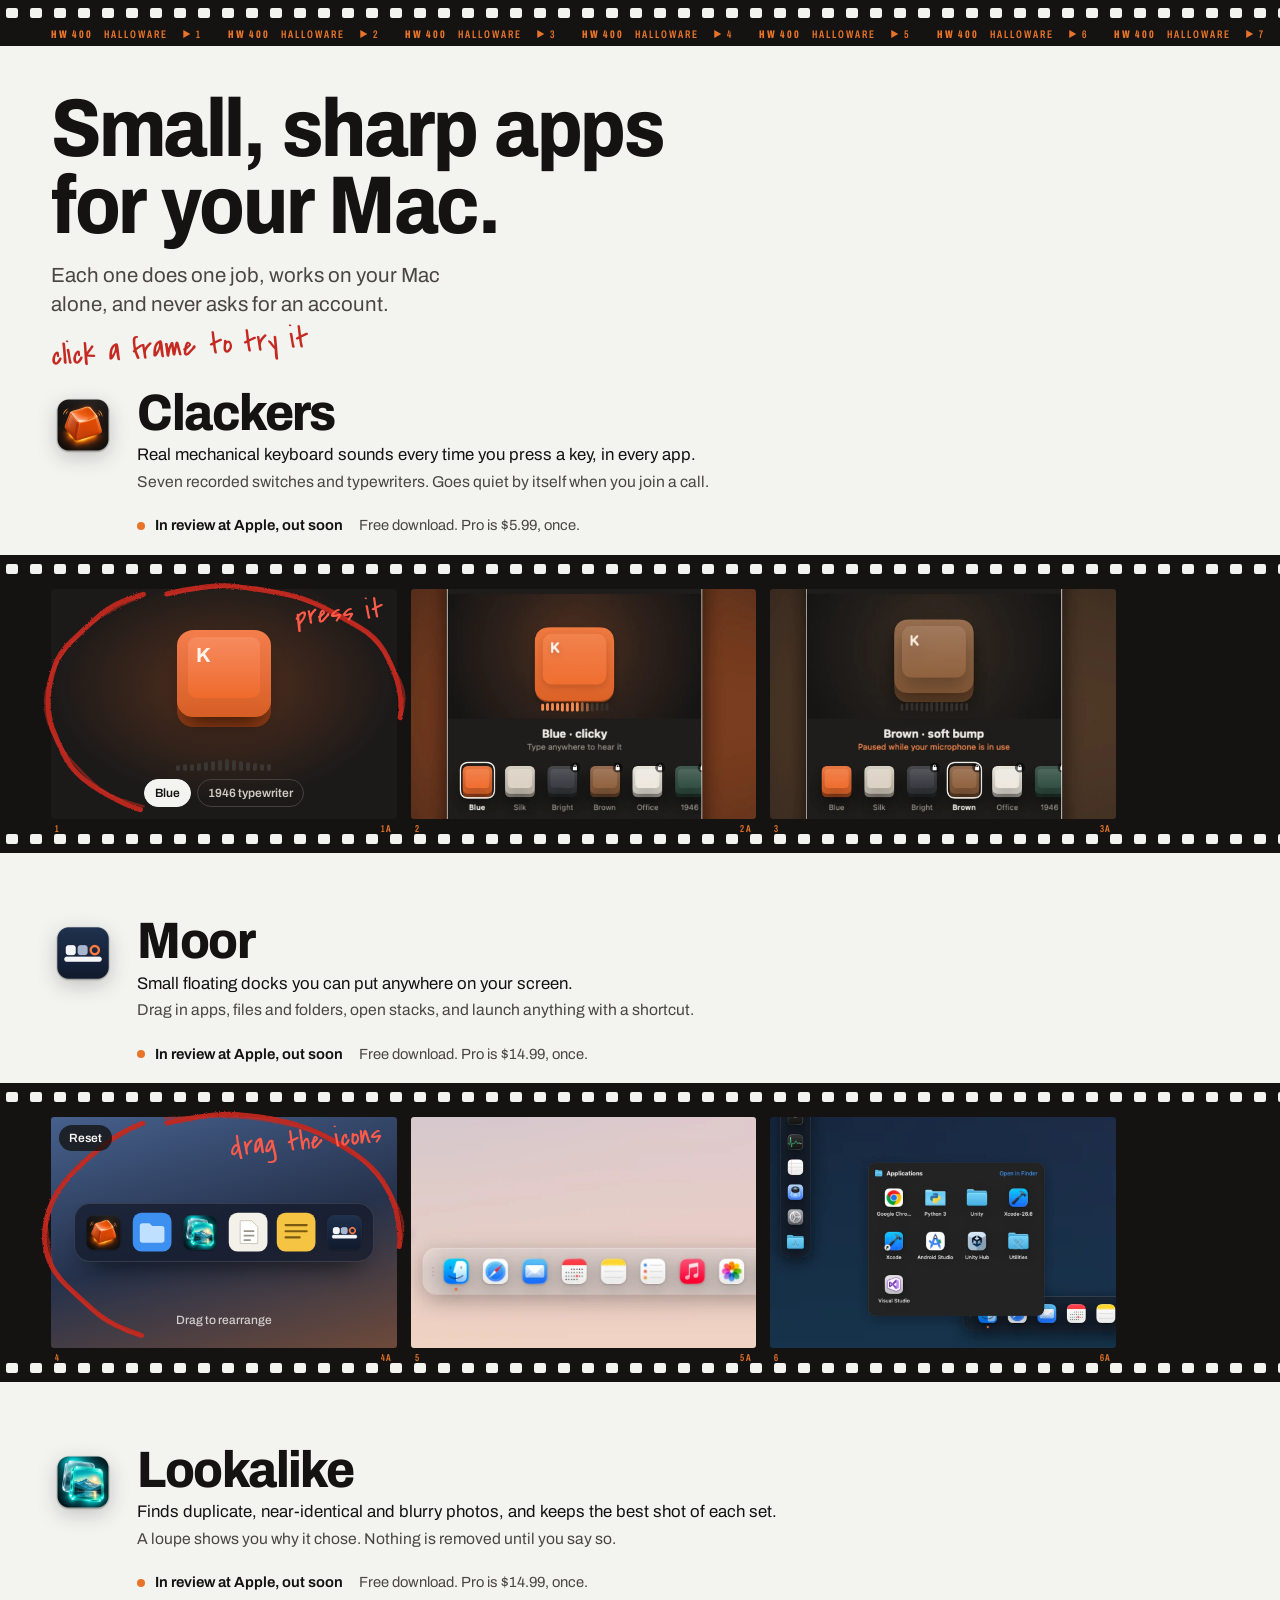
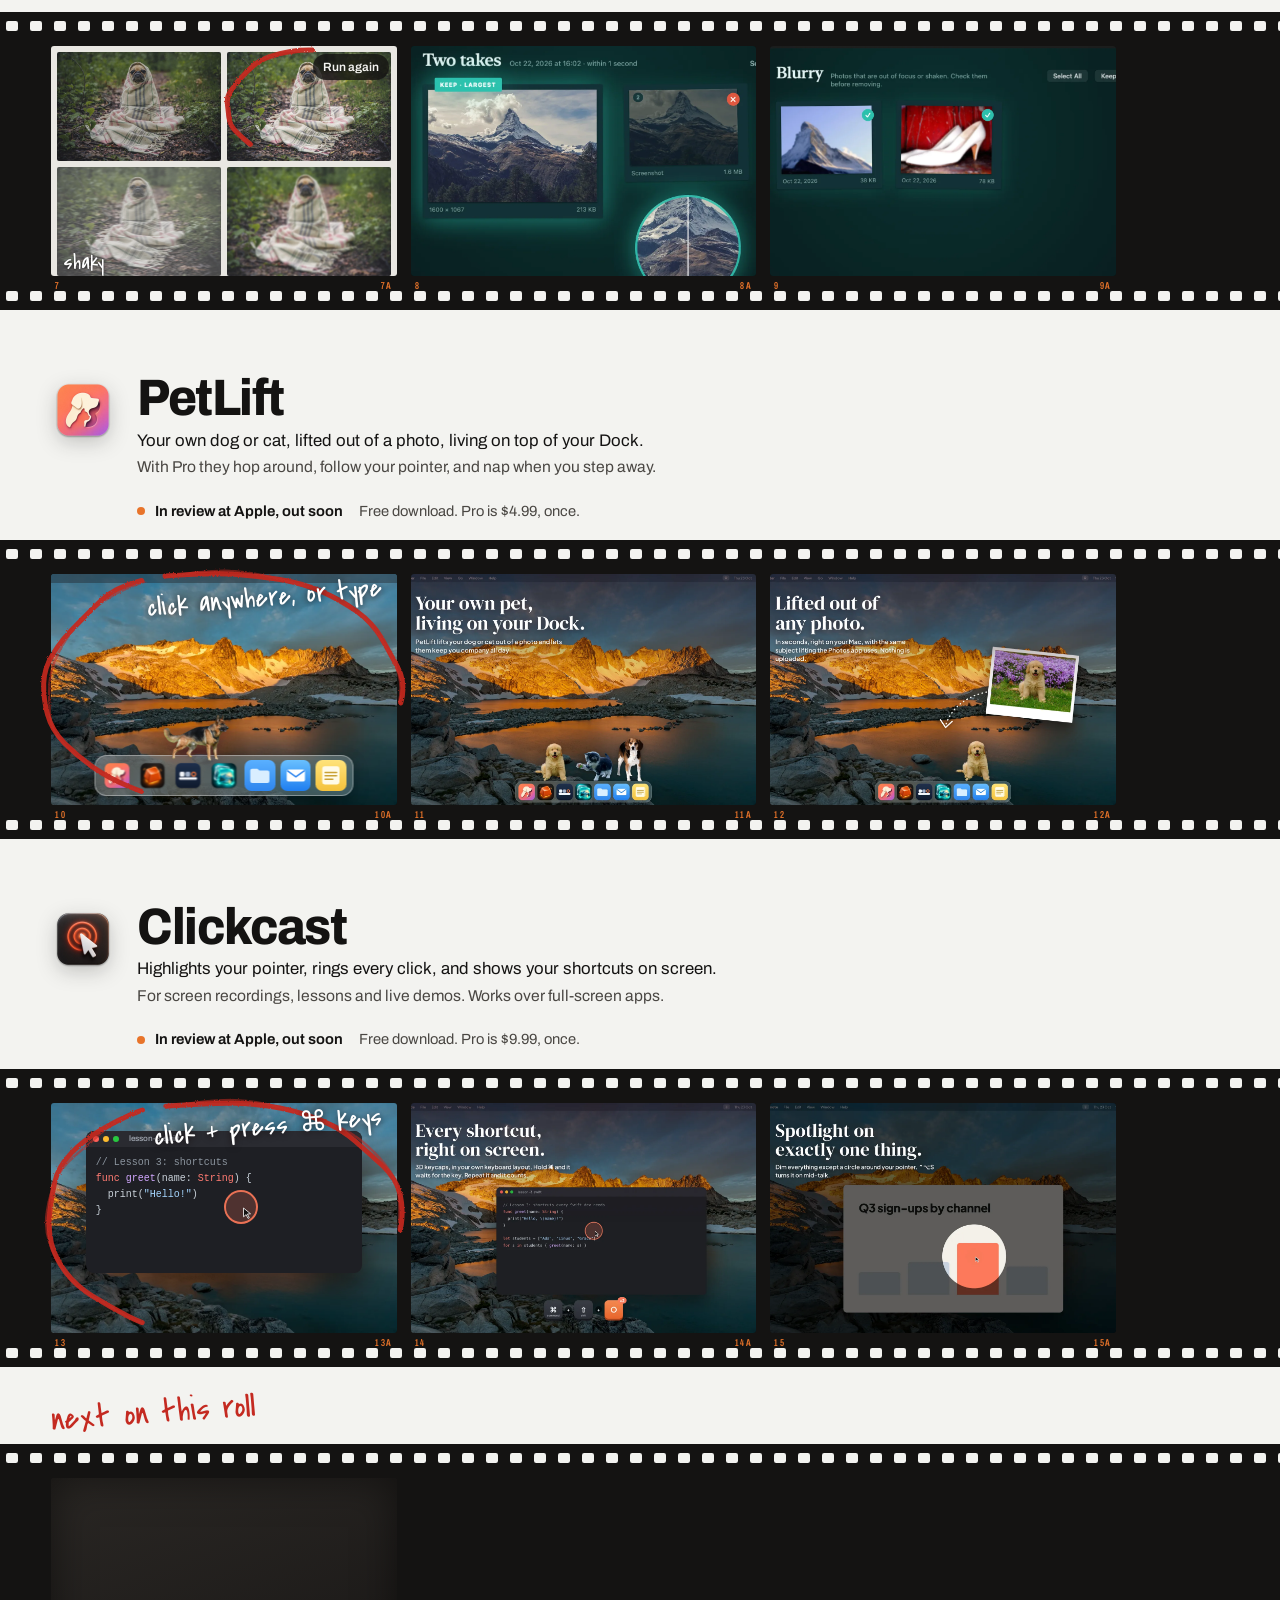
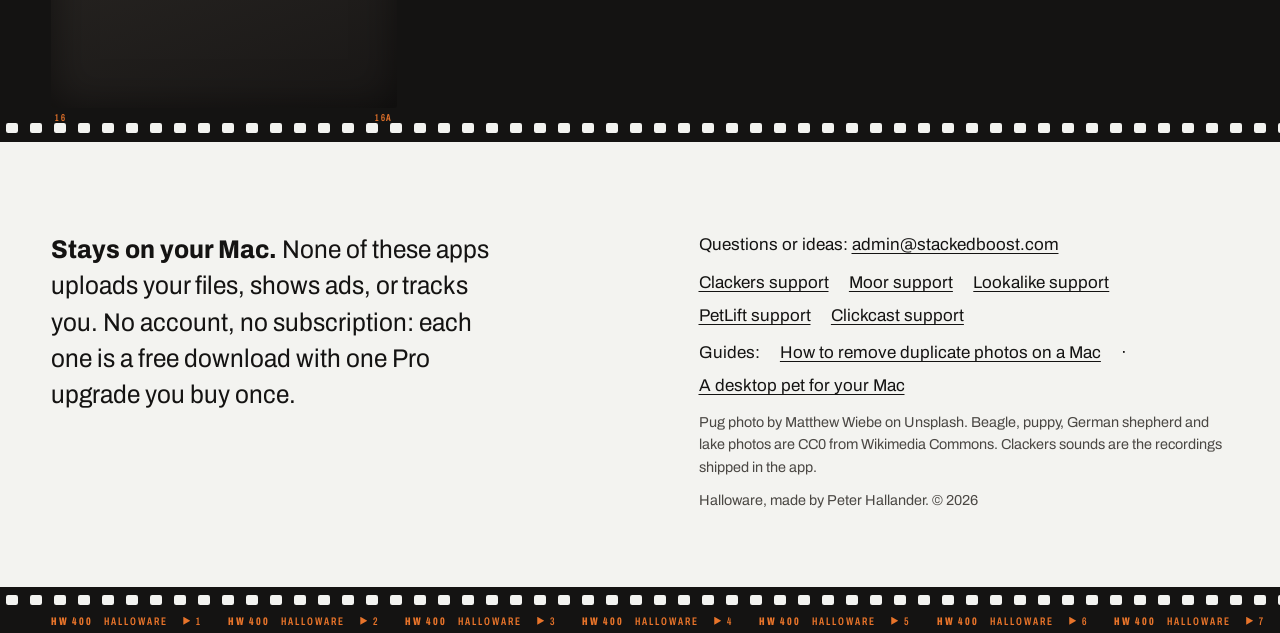
<file: index.html>
<!doctype html>
<html lang="en">
<head>
<meta charset="utf-8">
<meta name="viewport" content="width=device-width,initial-scale=1">
<title>Halloware: small, sharp apps for your Mac</title>
<meta name="description" content="Clackers, Moor and Lookalike: small Mac apps that each do one job, stay on your Mac, and never ask for an account. Try each one right on this page.">
<meta name="theme-color" content="#141312">
<meta property="og:title" content="Small, sharp apps for your Mac">
<meta property="og:description" content="Clackers, Moor and Lookalike. Try each one right on the page.">
<meta property="og:image" content="assets/og.png">
<link rel="icon" href="assets/icons/clackers-180.png">
<link rel="preload" href="assets/fonts/archivo.woff2" as="font" type="font/woff2" crossorigin>
<link rel="stylesheet" href="styles.css?v=202610241402">
</head>
<body>
<header class="rebate rebate--top" aria-hidden="true">
  <span class="edge" data-edge></span>
</header>

<main>
  <section class="intro" aria-labelledby="title">
    <h1 id="title">Small, sharp apps<br>for your Mac.</h1>
    <p class="promise">Each one does one job, works on your Mac alone, and never asks for an account.</p>
    <p class="grease grease--hint" aria-hidden="true">touch a frame to try it</p>
  </section>

  <div id="roll"></div>

  <section class="unexposed" aria-labelledby="next-title">
    <h2 id="next-title" class="sr-only">More apps coming</h2>
    <div class="strip strip--blank" id="blank"></div>
    <p class="grease grease--next" aria-hidden="true">next on this roll</p>
  </section>
</main>

<footer class="margin">
  <div class="margin__cols">
    <p class="margin__lead"><strong>Stays on your Mac.</strong> None of these apps uploads your files, shows ads, or tracks you. No account, no subscription: each one is a free download with one Pro upgrade you buy once.</p>
    <div class="margin__meta">
      <p>Questions or ideas: <a data-email></a></p>
      <p class="support-links" data-support></p>
      <p class="support-links">Guides: <a href="remove-duplicate-photos-mac/">How to remove duplicate photos on a Mac</a> · <a href="desktop-pet-mac/">A desktop pet for your Mac</a></p>
      <p class="credit">Pug photo by Matthew Wiebe on Unsplash. Beagle, puppy, German shepherd and lake photos are CC0 from Wikimedia Commons. Clackers sounds are the recordings shipped in the app.</p>
      <p class="credit"><span data-studio></span>, made by <span data-owner></span>. © 2026</p>
    </div>
  </div>
</footer>
<div class="rebate rebate--bottom" aria-hidden="true"><span class="edge" data-edge></span></div>

<div class="loupe" aria-hidden="true"></div>
<svg width="0" height="0" style="position:absolute" aria-hidden="true"><filter id="wax"><feTurbulence type="fractalNoise" baseFrequency="1.4" numOctaves="2" seed="4" result="n"/><feDisplacementMap in="SourceGraphic" in2="n" scale="2.6"/></filter></svg>

<script src="apps.js?v=202610241402"></script>
<script src="demos.js?v=202610241402"></script>
<script src="main.js?v=202610241402"></script>
<!-- send-to-mac: phone visitors get a way to send this page to their Mac -->
<div id="stm" hidden role="region" aria-label="Send this page to your Mac">
  <p><strong>On your phone?</strong> These are Mac apps. Send the link to yourself and open it on your Mac.</p>
  <div class="stm-row">
    <a id="stm-mail" class="stm-btn">Email me the link</a>
    <button id="stm-share" class="stm-btn stm-alt" type="button" hidden>Share…</button>
    <button id="stm-x" class="stm-x" type="button" aria-label="Close">×</button>
  </div>
</div>
<style>
#stm{position:fixed;left:12px;right:12px;bottom:calc(12px + env(safe-area-inset-bottom,0px));z-index:9999;background:#fff;color:#1d2422;border:1px solid rgba(0,0,0,.12);border-radius:16px;box-shadow:0 10px 30px rgba(0,0,0,.18);padding:14px 16px;font:15px/1.4 inherit;font-family:inherit}
#stm p{margin:0 28px 10px 0}
#stm .stm-row{display:flex;gap:8px;align-items:center;flex-wrap:wrap}
#stm .stm-btn{display:inline-flex;align-items:center;min-height:44px;padding:0 16px;border-radius:12px;background:#1d2422;color:#fff;font:inherit;font-weight:600;text-decoration:none;border:0;cursor:pointer}
#stm .stm-alt{background:transparent;color:#1d2422;border:1px solid rgba(0,0,0,.2)}
#stm .stm-x{position:absolute;top:6px;right:6px;width:44px;height:44px;border:0;background:none;font-size:24px;color:#5b6578;cursor:pointer}
@media (prefers-color-scheme:dark){#stm{background:#1c1f1e;color:#f1f1ee;border-color:rgba(255,255,255,.15)}#stm .stm-btn{background:#f1f1ee;color:#141312}#stm .stm-alt{background:transparent;color:#f1f1ee;border-color:rgba(255,255,255,.3)}#stm .stm-x{color:#b5b9b6}}
</style>
<script>
(function(){
  var phone = /iPhone|iPod|Android.*Mobile|Mobile.*Android/i.test(navigator.userAgent) || (matchMedia('(pointer:coarse)').matches && innerWidth < 820);
  if (!phone) return;
  try { if (sessionStorage.getItem('stm-closed')) return; } catch (e) {}
  var el = document.getElementById('stm'), url = location.origin + location.pathname, t = document.title;
  var mail = document.getElementById('stm-mail');
  mail.href = 'mailto:?subject=' + encodeURIComponent('Open on my Mac: ' + t) + '&body=' + encodeURIComponent(t + '\n' + url);
  var sh = document.getElementById('stm-share');
  if (navigator.share) { sh.hidden = false; sh.onclick = function(){ navigator.share({ title: t, url: url }).catch(function(){}); }; }
  document.getElementById('stm-x').onclick = function(){ el.hidden = true; try { sessionStorage.setItem('stm-closed', '1'); } catch (e) {} };
  setTimeout(function(){ el.hidden = false; }, 1500);
})();
</script>
<!-- /send-to-mac -->

</body>
</html>
</file>
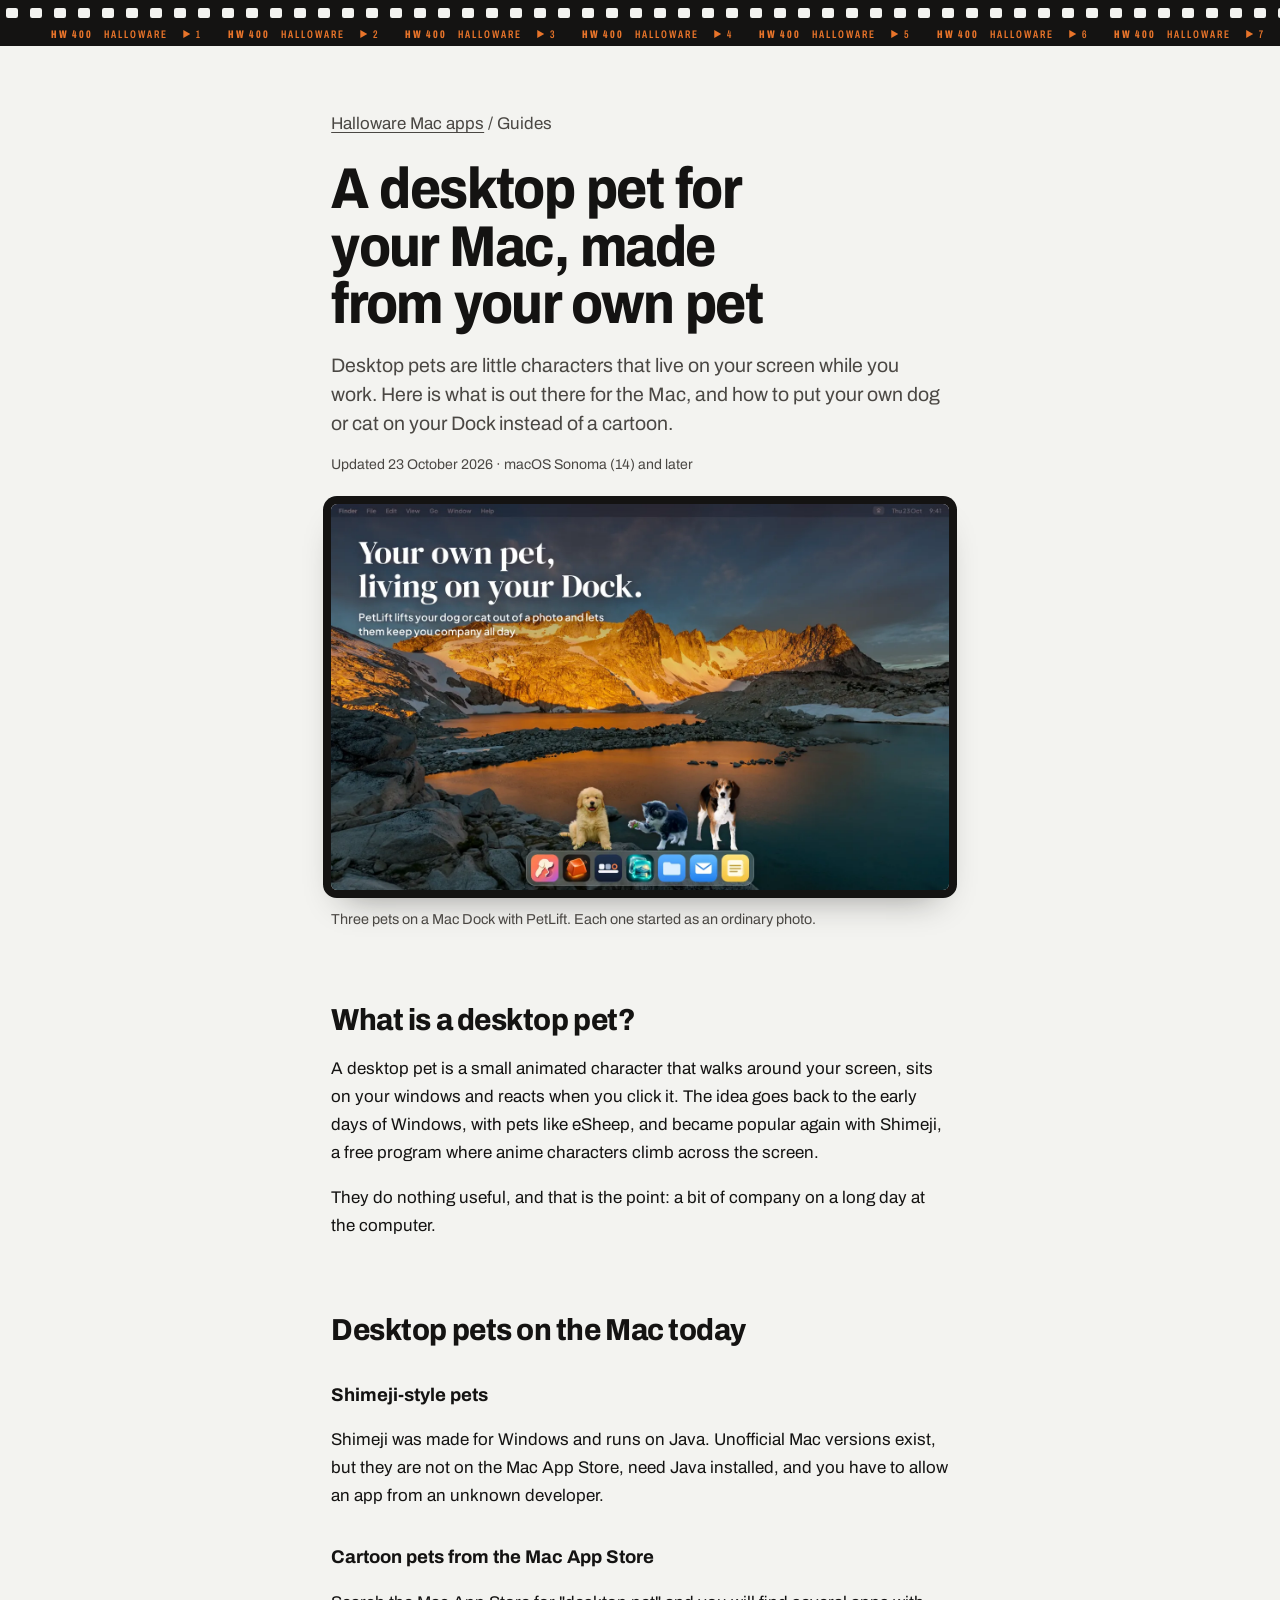
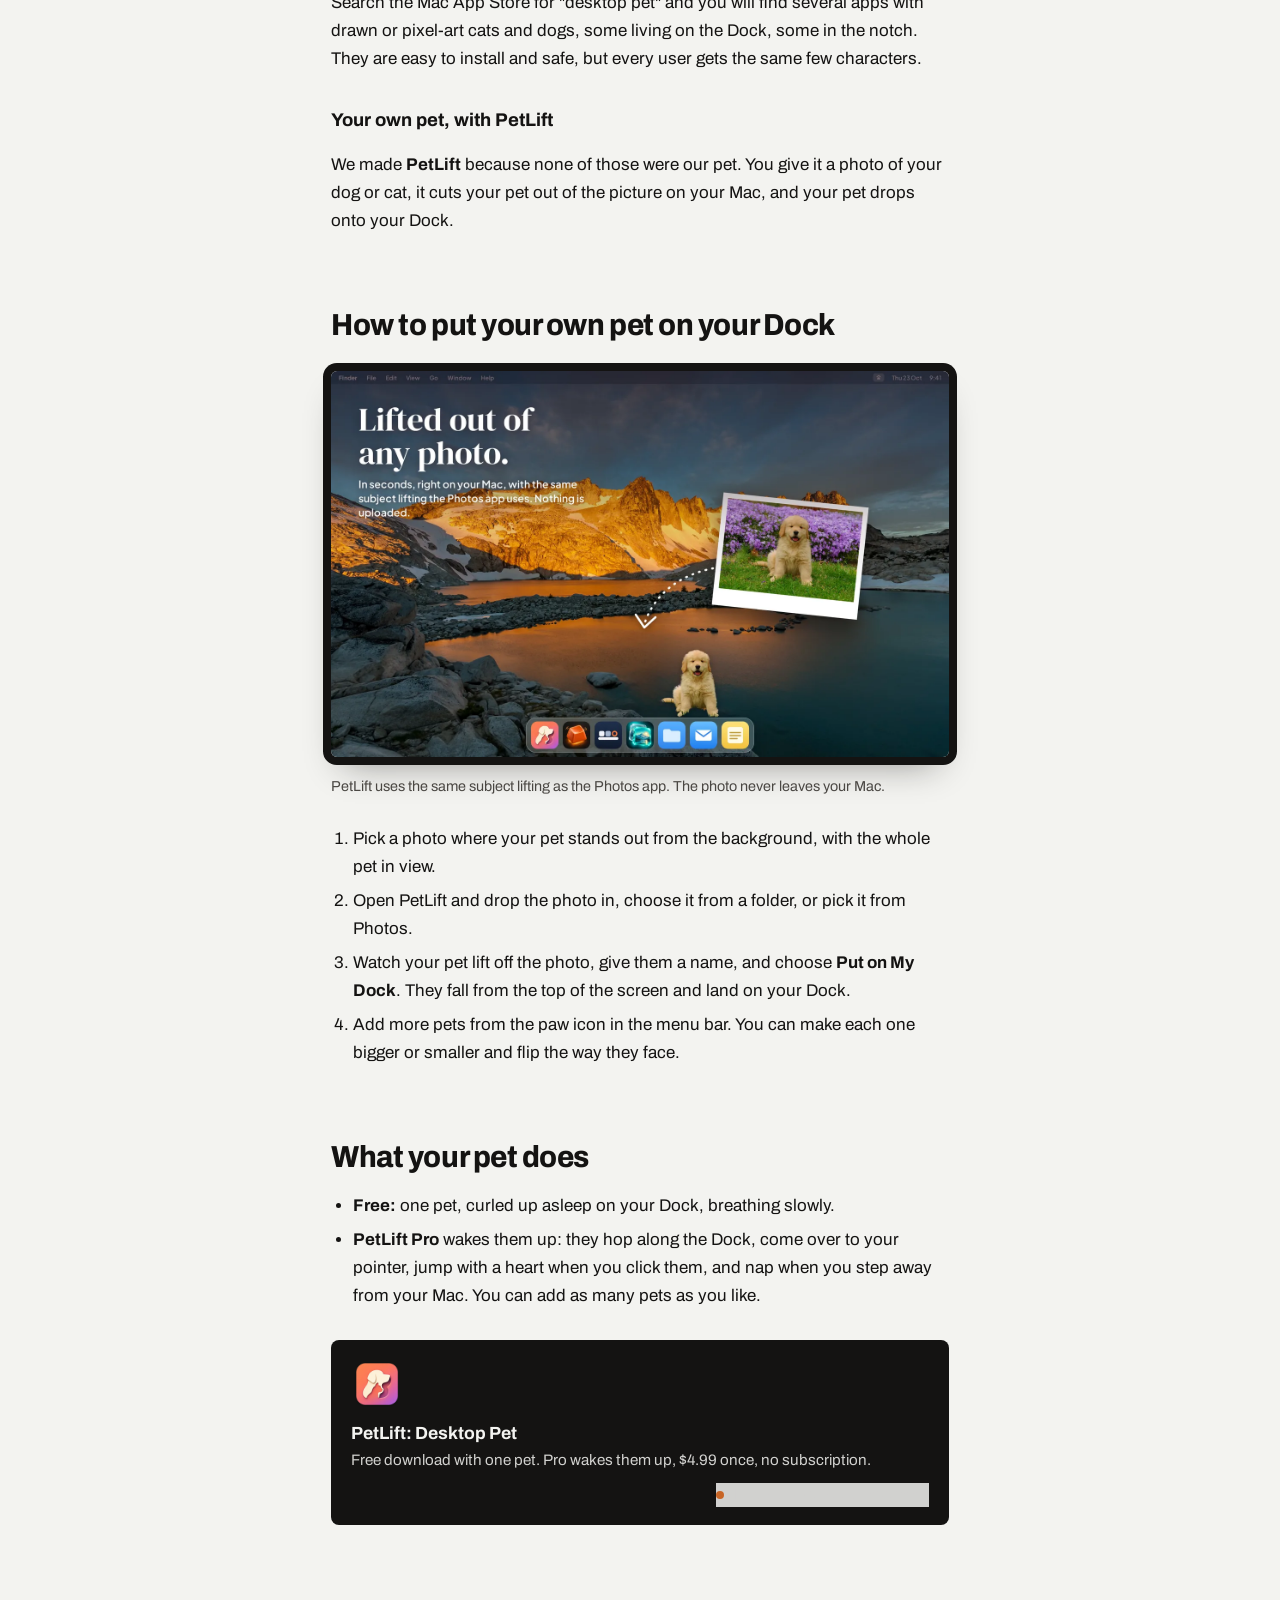
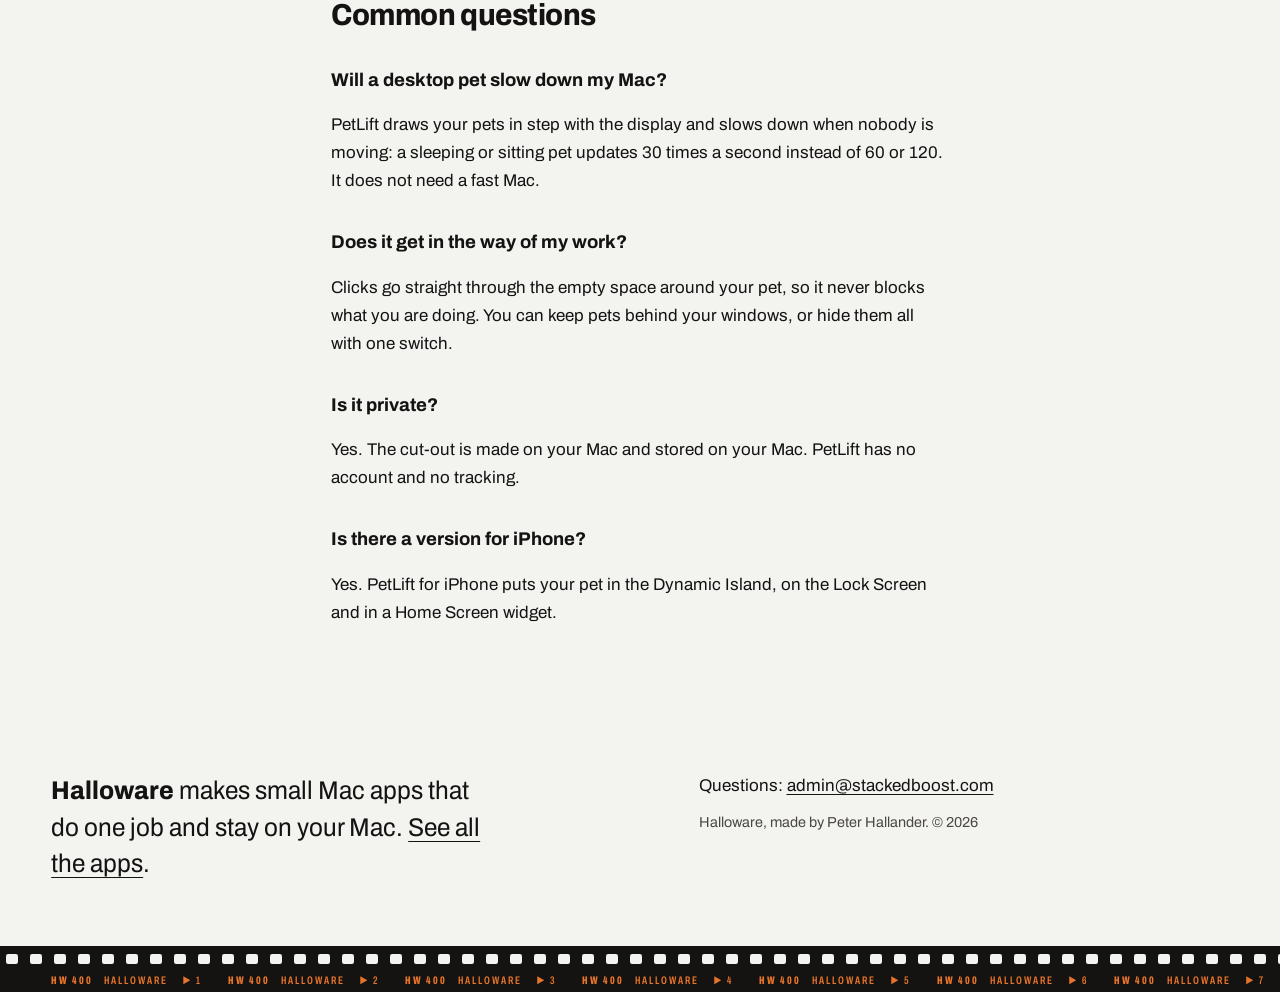
<file: desktop-pet-mac/index.html>
<!doctype html>
<html lang="en">
<head>
<meta charset="utf-8">
<meta name="viewport" content="width=device-width,initial-scale=1">
<title>Desktop Pet for Mac: Put Your Own Dog or Cat on Your Dock</title>
<meta name="description" content="Desktop pets for Mac explained: classic Shimeji-style pets, cartoon pets from the Mac App Store, and PetLift, which lifts your own dog or cat out of a photo and lets them live on your Dock.">
<link rel="canonical" href="https://trendtweekers.github.io/mac-apps/desktop-pet-mac/">
<meta name="theme-color" content="#141312">
<meta property="og:type" content="article">
<meta property="og:title" content="Desktop Pet for Mac: Your Own Dog or Cat on Your Dock">
<meta property="og:description" content="What desktop pets are, which ones run on a Mac, and how to put your own pet on your Dock.">
<meta property="og:image" content="https://trendtweekers.github.io/mac-apps/assets/guides/petlift-hero.webp">
<link rel="icon" href="../assets/icons/petlift-180.png">
<link rel="preload" href="../assets/fonts/archivo.woff2" as="font" type="font/woff2" crossorigin>
<link rel="stylesheet" href="../styles.css?v=202610231750">
<link rel="stylesheet" href="../article.css?v=202610231750">
<script type="application/ld+json">
{
  "@context": "https://schema.org",
  "@type": "SoftwareApplication",
  "name": "PetLift: Desktop Pet",
  "operatingSystem": "macOS 14 or later",
  "applicationCategory": "EntertainmentApplication",
  "description": "PetLift lifts your own dog or cat out of a photo, on your Mac, and lets them live on top of your Dock.",
  "offers": [
    {"@type": "Offer", "price": "0", "priceCurrency": "USD", "name": "Free download"},
    {"@type": "Offer", "price": "4.99", "priceCurrency": "USD", "name": "PetLift Pro, one-time purchase"}
  ]
}
</script>
</head>
<body>
<header class="rebate rebate--top" aria-hidden="true"><span class="edge" data-edge></span></header>
<main class="guide">
  <p class="crumbs"><a href="../">Halloware Mac apps</a> / Guides</p>
  <h1>A desktop pet for your Mac, made from your own pet</h1>
  <p class="lede">Desktop pets are little characters that live on your screen while you work. Here is what is out there for the Mac, and how to put your own dog or cat on your Dock instead of a cartoon.</p>
  <p class="meta">Updated 23 October 2026 · macOS Sonoma (14) and later</p>

  <figure>
    <img src="../assets/guides/petlift-hero.webp" alt="A golden retriever puppy, a kitten and a beagle standing on top of a Mac Dock." width="1440" height="900">
    <figcaption>Three pets on a Mac Dock with PetLift. Each one started as an ordinary photo.</figcaption>
  </figure>

  <h2>What is a desktop pet?</h2>
  <p>A desktop pet is a small animated character that walks around your screen, sits on your windows and reacts when you click it. The idea goes back to the early days of Windows, with pets like eSheep, and became popular again with Shimeji, a free program where anime characters climb across the screen.</p>
  <p>They do nothing useful, and that is the point: a bit of company on a long day at the computer.</p>

  <h2>Desktop pets on the Mac today</h2>
  <h3>Shimeji-style pets</h3>
  <p>Shimeji was made for Windows and runs on Java. Unofficial Mac versions exist, but they are not on the Mac App Store, need Java installed, and you have to allow an app from an unknown developer.</p>
  <h3>Cartoon pets from the Mac App Store</h3>
  <p>Search the Mac App Store for "desktop pet" and you will find several apps with drawn or pixel-art cats and dogs, some living on the Dock, some in the notch. They are easy to install and safe, but every user gets the same few characters.</p>
  <h3>Your own pet, with PetLift</h3>
  <p>We made <strong>PetLift</strong> because none of those were our pet. You give it a photo of your dog or cat, it cuts your pet out of the picture on your Mac, and your pet drops onto your Dock.</p>

  <h2>How to put your own pet on your Dock</h2>
  <figure>
    <img src="../assets/guides/petlift-lift.webp" alt="A photo of a golden retriever puppy and the cut-out puppy standing on the Dock." width="1440" height="900" loading="lazy">
    <figcaption>PetLift uses the same subject lifting as the Photos app. The photo never leaves your Mac.</figcaption>
  </figure>
  <ol>
    <li>Pick a photo where your pet stands out from the background, with the whole pet in view.</li>
    <li>Open PetLift and drop the photo in, choose it from a folder, or pick it from Photos.</li>
    <li>Watch your pet lift off the photo, give them a name, and choose <strong>Put on My Dock</strong>. They fall from the top of the screen and land on your Dock.</li>
    <li>Add more pets from the paw icon in the menu bar. You can make each one bigger or smaller and flip the way they face.</li>
  </ol>

  <h2>What your pet does</h2>
  <ul>
    <li><strong>Free:</strong> one pet, curled up asleep on your Dock, breathing slowly.</li>
    <li><strong>PetLift Pro</strong> wakes them up: they hop along the Dock, come over to your pointer, jump with a heart when you click them, and nap when you step away from your Mac. You can add as many pets as you like.</li>
  </ul>

  <div class="cta" data-app="petlift">
    <img src="../assets/icons/petlift.webp" alt="">
    <div><strong>PetLift: Desktop Pet</strong><span>Free download with one pet. Pro wakes them up, $4.99 once, no subscription.</span></div>
    <span data-buy></span>
  </div>

  <h2>Common questions</h2>
  <h3>Will a desktop pet slow down my Mac?</h3>
  <p>PetLift draws your pets in step with the display and slows down when nobody is moving: a sleeping or sitting pet updates 30 times a second instead of 60 or 120. It does not need a fast Mac.</p>
  <h3>Does it get in the way of my work?</h3>
  <p>Clicks go straight through the empty space around your pet, so it never blocks what you are doing. You can keep pets behind your windows, or hide them all with one switch.</p>
  <h3>Is it private?</h3>
  <p>Yes. The cut-out is made on your Mac and stored on your Mac. PetLift has no account and no tracking.</p>
  <h3>Is there a version for iPhone?</h3>
  <p>Yes. PetLift for iPhone puts your pet in the Dynamic Island, on the Lock Screen and in a Home Screen widget.</p>
</main>
<footer class="margin">
  <div class="margin__cols">
    <p class="margin__lead"><strong>Halloware</strong> makes small Mac apps that do one job and stay on your Mac. <a href="../">See all the apps</a>.</p>
    <div class="margin__meta">
      <p>Questions: <a href="mailto:admin@stackedboost.com">admin@stackedboost.com</a></p>
      <p class="credit">Halloware, made by Peter Hallander. © 2026</p>
    </div>
  </div>
</footer>
<div class="rebate rebate--bottom" aria-hidden="true"><span class="edge" data-edge></span></div>
<script src="../apps.js?v=202610231750"></script>
<script src="../guide.js?v=202610231750"></script>
<script>
document.querySelectorAll("[data-edge]").forEach(el => {
  el.innerHTML = Array.from({ length: 12 }, (_, i) => `<b>${STUDIO.roll}</b>${STUDIO.name.toUpperCase()}<i></i>${i + 1}`).join("");
});
</script>
<!-- send-to-mac: phone visitors get a way to send this page to their Mac -->
<div id="stm" hidden role="region" aria-label="Send this page to your Mac">
  <p><strong>On your phone?</strong> This is a Mac app. Send the link to yourself and open it on your Mac.</p>
  <div class="stm-row">
    <a id="stm-mail" class="stm-btn">Email me the link</a>
    <button id="stm-share" class="stm-btn stm-alt" type="button" hidden>Share…</button>
    <button id="stm-x" class="stm-x" type="button" aria-label="Close">×</button>
  </div>
</div>
<style>
#stm{position:fixed;left:12px;right:12px;bottom:calc(12px + env(safe-area-inset-bottom,0px));z-index:9999;background:#fff;color:#1d2422;border:1px solid rgba(0,0,0,.12);border-radius:16px;box-shadow:0 10px 30px rgba(0,0,0,.18);padding:14px 16px;font:15px/1.4 inherit;font-family:inherit}
#stm p{margin:0 28px 10px 0}
#stm .stm-row{display:flex;gap:8px;align-items:center;flex-wrap:wrap}
#stm .stm-btn{display:inline-flex;align-items:center;min-height:44px;padding:0 16px;border-radius:12px;background:#1d2422;color:#fff;font:inherit;font-weight:600;text-decoration:none;border:0;cursor:pointer}
#stm .stm-alt{background:transparent;color:#1d2422;border:1px solid rgba(0,0,0,.2)}
#stm .stm-x{position:absolute;top:6px;right:6px;width:44px;height:44px;border:0;background:none;font-size:24px;color:#5b6578;cursor:pointer}
@media (prefers-color-scheme:dark){#stm{background:#1c1f1e;color:#f1f1ee;border-color:rgba(255,255,255,.15)}#stm .stm-btn{background:#f1f1ee;color:#141312}#stm .stm-alt{background:transparent;color:#f1f1ee;border-color:rgba(255,255,255,.3)}#stm .stm-x{color:#b5b9b6}}
</style>
<script>
(function(){
  var phone = /iPhone|iPod|Android.*Mobile|Mobile.*Android/i.test(navigator.userAgent) || (matchMedia('(pointer:coarse)').matches && innerWidth < 820);
  if (!phone) return;
  try { if (sessionStorage.getItem('stm-closed')) return; } catch (e) {}
  var el = document.getElementById('stm'), url = location.origin + location.pathname, t = document.title;
  var mail = document.getElementById('stm-mail');
  mail.href = 'mailto:?subject=' + encodeURIComponent('Open on my Mac: ' + t) + '&body=' + encodeURIComponent(t + '\n' + url);
  var sh = document.getElementById('stm-share');
  if (navigator.share) { sh.hidden = false; sh.onclick = function(){ navigator.share({ title: t, url: url }).catch(function(){}); }; }
  document.getElementById('stm-x').onclick = function(){ el.hidden = true; try { sessionStorage.setItem('stm-closed', '1'); } catch (e) {} };
  setTimeout(function(){ el.hidden = false; }, 1500);
})();
</script>
<!-- /send-to-mac -->

</body>
</html>
</file>
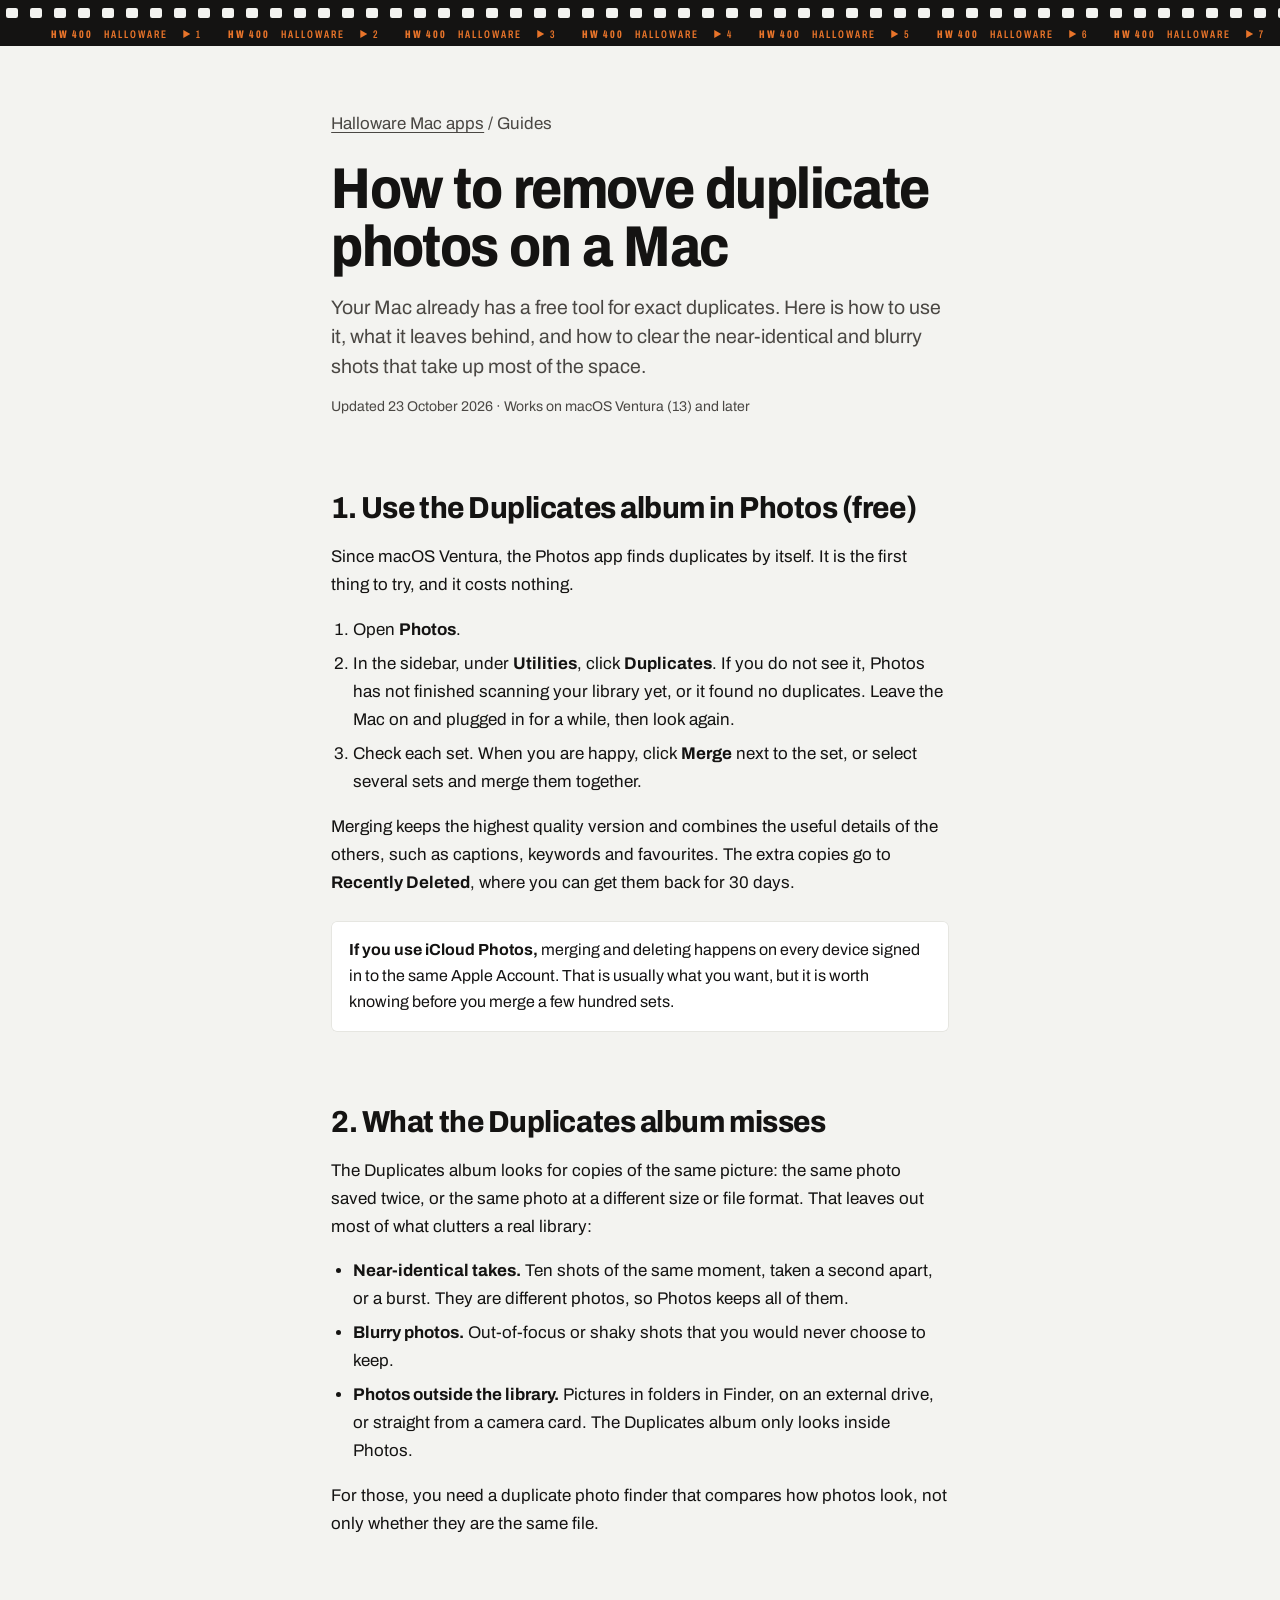
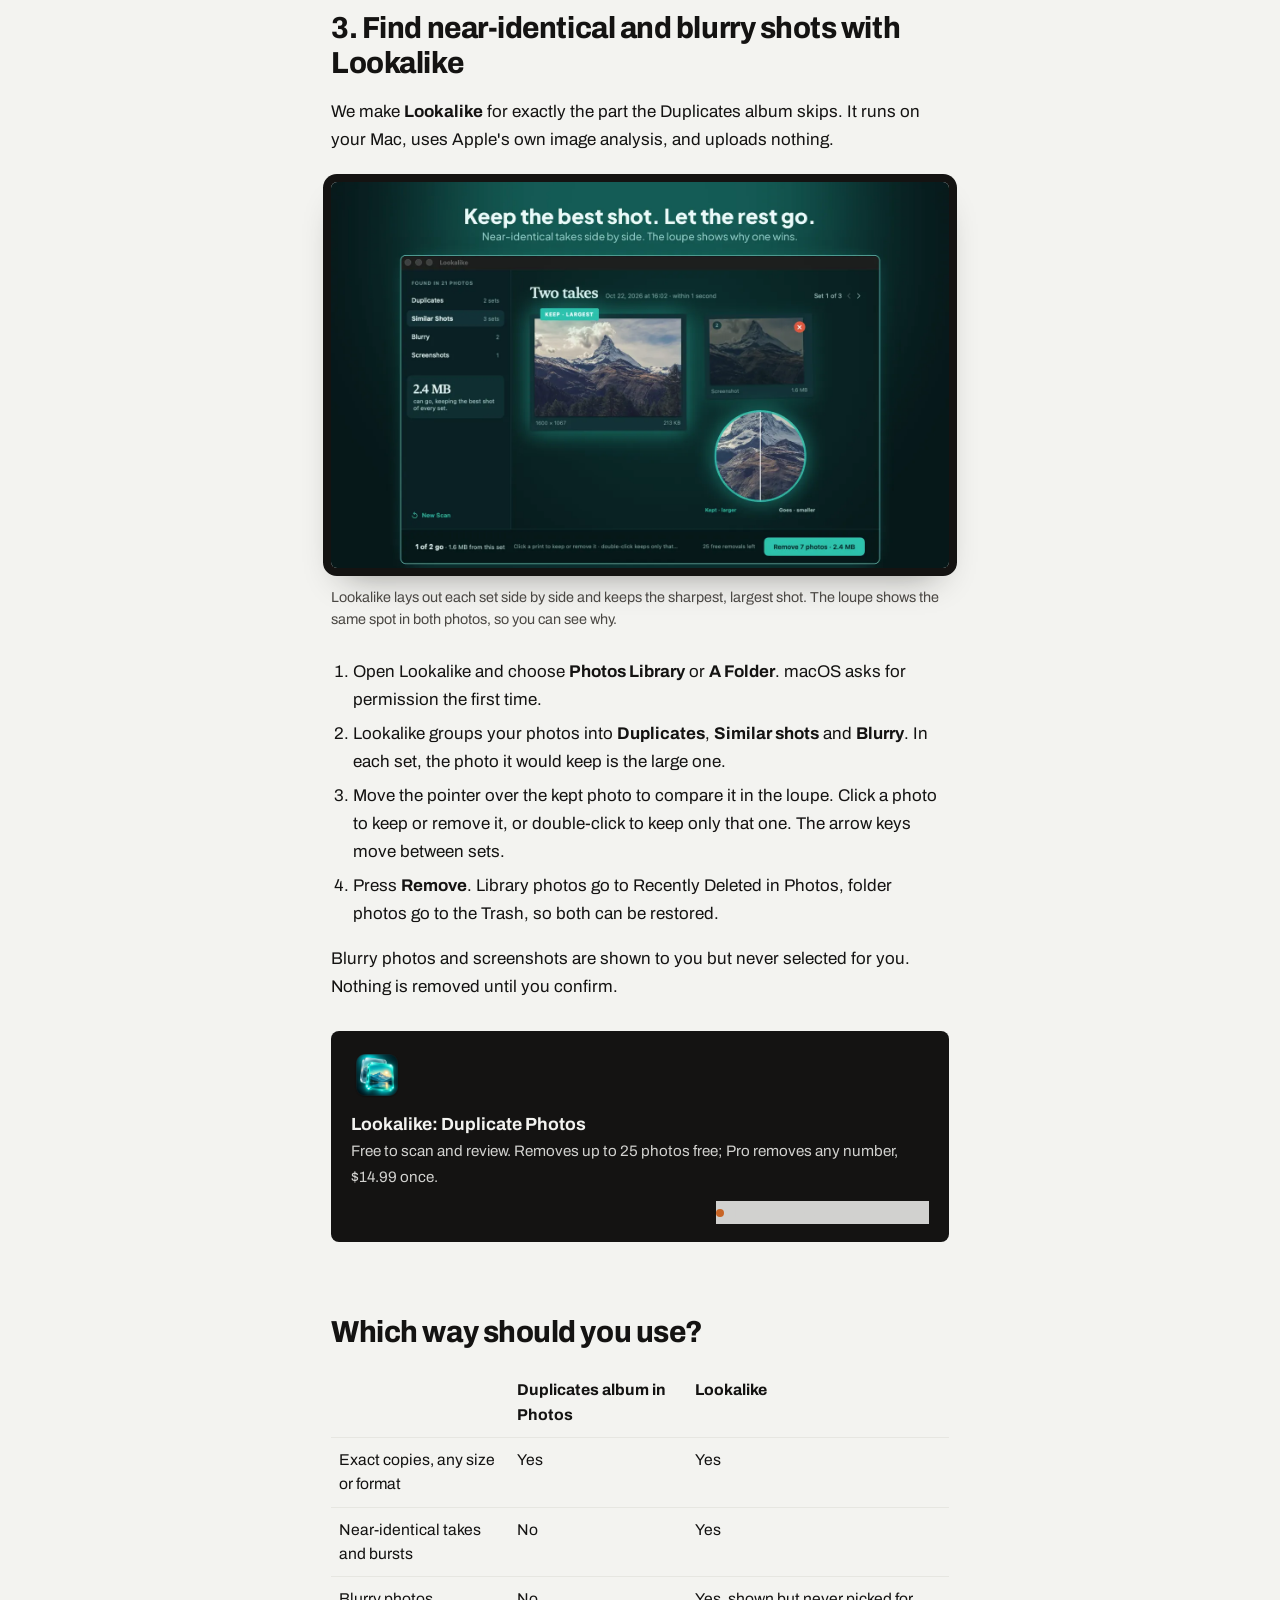
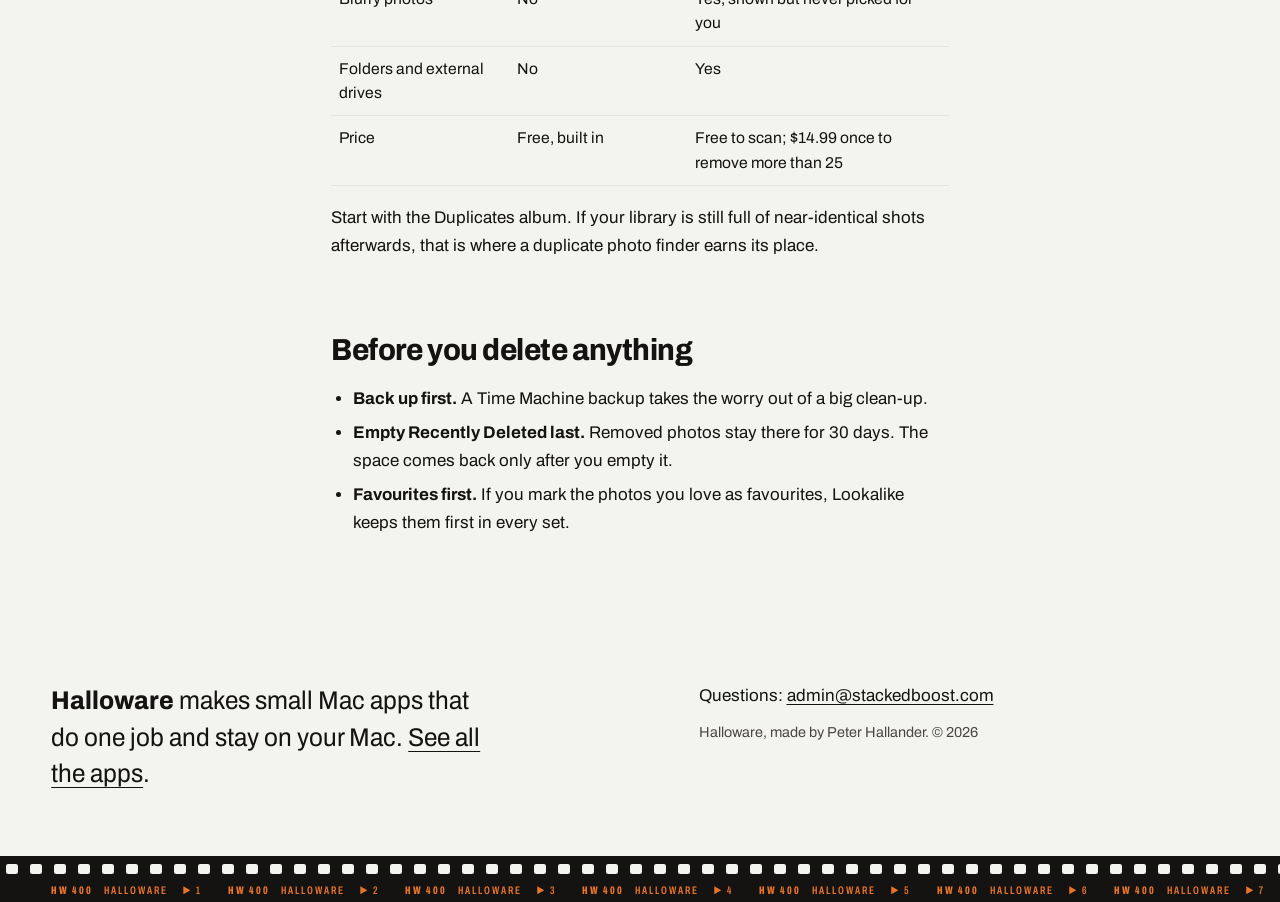
<file: remove-duplicate-photos-mac/index.html>
<!doctype html>
<html lang="en">
<head>
<meta charset="utf-8">
<meta name="viewport" content="width=device-width,initial-scale=1">
<title>How to Remove Duplicate Photos on Mac (2026 Guide)</title>
<meta name="description" content="Three ways to remove duplicate photos on a Mac: the free Duplicates album in Photos, cleaning folders in Finder, and a duplicate photo finder for near-identical and blurry shots. Step by step.">
<link rel="canonical" href="https://trendtweekers.github.io/mac-apps/remove-duplicate-photos-mac/">
<meta name="theme-color" content="#141312">
<meta property="og:type" content="article">
<meta property="og:title" content="How to Remove Duplicate Photos on Mac">
<meta property="og:description" content="The free Duplicates album in Photos, what it misses, and how to catch near-identical and blurry shots too.">
<meta property="og:image" content="https://trendtweekers.github.io/mac-apps/assets/guides/lookalike-similar.webp">
<link rel="icon" href="../assets/icons/lookalike-180.png">
<link rel="preload" href="../assets/fonts/archivo.woff2" as="font" type="font/woff2" crossorigin>
<link rel="stylesheet" href="../styles.css?v=202610231750">
<link rel="stylesheet" href="../article.css?v=202610231750">
<script type="application/ld+json">
{
  "@context": "https://schema.org",
  "@type": "HowTo",
  "name": "How to remove duplicate photos on a Mac",
  "description": "Find and remove duplicate photos in the Photos app with the built-in Duplicates album, then catch near-identical and blurry shots with a duplicate photo finder.",
  "step": [
    {"@type": "HowToStep", "name": "Open the Duplicates album", "text": "Open Photos. In the sidebar, under Utilities, click Duplicates. It appears on macOS Ventura and later, once Photos has finished scanning the library."},
    {"@type": "HowToStep", "name": "Merge each set", "text": "Check each set, then click Merge. Photos keeps the highest quality version and combines captions, keywords and favourites. The extra copies go to Recently Deleted."},
    {"@type": "HowToStep", "name": "Catch near-identical and blurry shots", "text": "The Duplicates album only finds copies of the same photo. Use a duplicate photo finder such as Lookalike to find bursts, near-identical takes and blurry photos, in the library and in folders."},
    {"@type": "HowToStep", "name": "Empty Recently Deleted when you are sure", "text": "Removed photos stay in Recently Deleted for 30 days. Check them, then empty it to free the space."}
  ]
}
</script>
</head>
<body>
<header class="rebate rebate--top" aria-hidden="true"><span class="edge" data-edge></span></header>
<main class="guide">
  <p class="crumbs"><a href="../">Halloware Mac apps</a> / Guides</p>
  <h1>How to remove duplicate photos on a Mac</h1>
  <p class="lede">Your Mac already has a free tool for exact duplicates. Here is how to use it, what it leaves behind, and how to clear the near-identical and blurry shots that take up most of the space.</p>
  <p class="meta">Updated 23 October 2026 · Works on macOS Ventura (13) and later</p>

  <h2>1. Use the Duplicates album in Photos (free)</h2>
  <p>Since macOS Ventura, the Photos app finds duplicates by itself. It is the first thing to try, and it costs nothing.</p>
  <ol>
    <li>Open <strong>Photos</strong>.</li>
    <li>In the sidebar, under <strong>Utilities</strong>, click <strong>Duplicates</strong>. If you do not see it, Photos has not finished scanning your library yet, or it found no duplicates. Leave the Mac on and plugged in for a while, then look again.</li>
    <li>Check each set. When you are happy, click <strong>Merge</strong> next to the set, or select several sets and merge them together.</li>
  </ol>
  <p>Merging keeps the highest quality version and combines the useful details of the others, such as captions, keywords and favourites. The extra copies go to <strong>Recently Deleted</strong>, where you can get them back for 30 days.</p>

  <div class="note"><p><strong>If you use iCloud Photos,</strong> merging and deleting happens on every device signed in to the same Apple Account. That is usually what you want, but it is worth knowing before you merge a few hundred sets.</p></div>

  <h2>2. What the Duplicates album misses</h2>
  <p>The Duplicates album looks for copies of the same picture: the same photo saved twice, or the same photo at a different size or file format. That leaves out most of what clutters a real library:</p>
  <ul>
    <li><strong>Near-identical takes.</strong> Ten shots of the same moment, taken a second apart, or a burst. They are different photos, so Photos keeps all of them.</li>
    <li><strong>Blurry photos.</strong> Out-of-focus or shaky shots that you would never choose to keep.</li>
    <li><strong>Photos outside the library.</strong> Pictures in folders in Finder, on an external drive, or straight from a camera card. The Duplicates album only looks inside Photos.</li>
  </ul>
  <p>For those, you need a duplicate photo finder that compares how photos look, not only whether they are the same file.</p>

  <h2>3. Find near-identical and blurry shots with Lookalike</h2>
  <p>We make <strong>Lookalike</strong> for exactly the part the Duplicates album skips. It runs on your Mac, uses Apple's own image analysis, and uploads nothing.</p>
  <figure>
    <img src="../assets/guides/lookalike-similar.webp" alt="Lookalike showing two near-identical mountain photos, the kept shot large, with a loupe comparing them." width="1440" height="900" loading="lazy">
    <figcaption>Lookalike lays out each set side by side and keeps the sharpest, largest shot. The loupe shows the same spot in both photos, so you can see why.</figcaption>
  </figure>
  <ol>
    <li>Open Lookalike and choose <strong>Photos Library</strong> or <strong>A Folder</strong>. macOS asks for permission the first time.</li>
    <li>Lookalike groups your photos into <strong>Duplicates</strong>, <strong>Similar shots</strong> and <strong>Blurry</strong>. In each set, the photo it would keep is the large one.</li>
    <li>Move the pointer over the kept photo to compare it in the loupe. Click a photo to keep or remove it, or double-click to keep only that one. The arrow keys move between sets.</li>
    <li>Press <strong>Remove</strong>. Library photos go to Recently Deleted in Photos, folder photos go to the Trash, so both can be restored.</li>
  </ol>
  <p>Blurry photos and screenshots are shown to you but never selected for you. Nothing is removed until you confirm.</p>

  <div class="cta" data-app="lookalike">
    <img src="../assets/icons/lookalike.webp" alt="">
    <div><strong>Lookalike: Duplicate Photos</strong><span>Free to scan and review. Removes up to 25 photos free; Pro removes any number, $14.99 once.</span></div>
    <span data-buy></span>
  </div>

  <h2>Which way should you use?</h2>
  <table>
    <thead><tr><th></th><th>Duplicates album in Photos</th><th>Lookalike</th></tr></thead>
    <tbody>
      <tr><td>Exact copies, any size or format</td><td>Yes</td><td>Yes</td></tr>
      <tr><td>Near-identical takes and bursts</td><td>No</td><td>Yes</td></tr>
      <tr><td>Blurry photos</td><td>No</td><td>Yes, shown but never picked for you</td></tr>
      <tr><td>Folders and external drives</td><td>No</td><td>Yes</td></tr>
      <tr><td>Price</td><td>Free, built in</td><td>Free to scan; $14.99 once to remove more than 25</td></tr>
    </tbody>
  </table>
  <p>Start with the Duplicates album. If your library is still full of near-identical shots afterwards, that is where a duplicate photo finder earns its place.</p>

  <h2>Before you delete anything</h2>
  <ul>
    <li><strong>Back up first.</strong> A Time Machine backup takes the worry out of a big clean-up.</li>
    <li><strong>Empty Recently Deleted last.</strong> Removed photos stay there for 30 days. The space comes back only after you empty it.</li>
    <li><strong>Favourites first.</strong> If you mark the photos you love as favourites, Lookalike keeps them first in every set.</li>
  </ul>
</main>
<footer class="margin">
  <div class="margin__cols">
    <p class="margin__lead"><strong>Halloware</strong> makes small Mac apps that do one job and stay on your Mac. <a href="../">See all the apps</a>.</p>
    <div class="margin__meta">
      <p>Questions: <a href="mailto:admin@stackedboost.com">admin@stackedboost.com</a></p>
      <p class="credit">Halloware, made by Peter Hallander. © 2026</p>
    </div>
  </div>
</footer>
<div class="rebate rebate--bottom" aria-hidden="true"><span class="edge" data-edge></span></div>
<script src="../apps.js?v=202610231750"></script>
<script src="../guide.js?v=202610231750"></script>
<script>
document.querySelectorAll("[data-edge]").forEach(el => {
  el.innerHTML = Array.from({ length: 12 }, (_, i) => `<b>${STUDIO.roll}</b>${STUDIO.name.toUpperCase()}<i></i>${i + 1}`).join("");
});
</script>
<!-- send-to-mac: phone visitors get a way to send this page to their Mac -->
<div id="stm" hidden role="region" aria-label="Send this page to your Mac">
  <p><strong>On your phone?</strong> This is a Mac app. Send the link to yourself and open it on your Mac.</p>
  <div class="stm-row">
    <a id="stm-mail" class="stm-btn">Email me the link</a>
    <button id="stm-share" class="stm-btn stm-alt" type="button" hidden>Share…</button>
    <button id="stm-x" class="stm-x" type="button" aria-label="Close">×</button>
  </div>
</div>
<style>
#stm{position:fixed;left:12px;right:12px;bottom:calc(12px + env(safe-area-inset-bottom,0px));z-index:9999;background:#fff;color:#1d2422;border:1px solid rgba(0,0,0,.12);border-radius:16px;box-shadow:0 10px 30px rgba(0,0,0,.18);padding:14px 16px;font:15px/1.4 inherit;font-family:inherit}
#stm p{margin:0 28px 10px 0}
#stm .stm-row{display:flex;gap:8px;align-items:center;flex-wrap:wrap}
#stm .stm-btn{display:inline-flex;align-items:center;min-height:44px;padding:0 16px;border-radius:12px;background:#1d2422;color:#fff;font:inherit;font-weight:600;text-decoration:none;border:0;cursor:pointer}
#stm .stm-alt{background:transparent;color:#1d2422;border:1px solid rgba(0,0,0,.2)}
#stm .stm-x{position:absolute;top:6px;right:6px;width:44px;height:44px;border:0;background:none;font-size:24px;color:#5b6578;cursor:pointer}
@media (prefers-color-scheme:dark){#stm{background:#1c1f1e;color:#f1f1ee;border-color:rgba(255,255,255,.15)}#stm .stm-btn{background:#f1f1ee;color:#141312}#stm .stm-alt{background:transparent;color:#f1f1ee;border-color:rgba(255,255,255,.3)}#stm .stm-x{color:#b5b9b6}}
</style>
<script>
(function(){
  var phone = /iPhone|iPod|Android.*Mobile|Mobile.*Android/i.test(navigator.userAgent) || (matchMedia('(pointer:coarse)').matches && innerWidth < 820);
  if (!phone) return;
  try { if (sessionStorage.getItem('stm-closed')) return; } catch (e) {}
  var el = document.getElementById('stm'), url = location.origin + location.pathname, t = document.title;
  var mail = document.getElementById('stm-mail');
  mail.href = 'mailto:?subject=' + encodeURIComponent('Open on my Mac: ' + t) + '&body=' + encodeURIComponent(t + '\n' + url);
  var sh = document.getElementById('stm-share');
  if (navigator.share) { sh.hidden = false; sh.onclick = function(){ navigator.share({ title: t, url: url }).catch(function(){}); }; }
  document.getElementById('stm-x').onclick = function(){ el.hidden = true; try { sessionStorage.setItem('stm-closed', '1'); } catch (e) {} };
  setTimeout(function(){ el.hidden = false; }, 1500);
})();
</script>
<!-- /send-to-mac -->

</body>
</html>
</file>
<file: styles.css>
@font-face {
  font-family: "Archivo";
  src: url("assets/fonts/archivo.woff2") format("woff2");
  font-weight: 100 900;
  font-stretch: 62% 125%;
  font-display: swap;
}
@font-face {
  font-family: "Grease";
  src: url("assets/fonts/grace.woff2") format("woff2");
  font-display: swap;
}

:root {
  --sheet: #f3f3f0;
  --sheet-shade: #e6e6e1;
  --film: #141312;
  --film-2: #23211f;
  --ink: #141312;
  --ink-2: #4a4743;
  --edge: #e8742a;
  --grease: #c42a21;
  --hole: #f3f3f0;
  --frame-w: clamp(250px, 27vw, 420px);
  --gutter: clamp(16px, 4vw, 64px);
  --ease-out: cubic-bezier(.16, 1, .3, 1);
  color-scheme: light;
}

* { box-sizing: border-box; }
html { -webkit-text-size-adjust: 100%; scroll-behavior: smooth; }
body {
  margin: 0;
  background: var(--sheet);
  color: var(--ink);
  font: 400 1.0625rem/1.55 "Archivo", system-ui, sans-serif;
  font-stretch: 100%;
  overflow-x: hidden;
}
::selection { background: var(--grease); color: #fff; }
a { color: inherit; text-underline-offset: .2em; text-decoration-thickness: 1px; }
a:hover { text-decoration-color: var(--grease); }
:focus-visible { outline: 3px solid var(--grease); outline-offset: 3px; border-radius: 2px; }
.sr-only { position: absolute; width: 1px; height: 1px; overflow: hidden; clip: rect(0 0 0 0); white-space: nowrap; }

/* Film rebate: black band, punched sprocket holes, orange edge printing */
.rebate {
  position: relative;
  height: 46px;
  background: var(--film);
  overflow: hidden;
}
.rebate::before, .strip__film::before, .strip__film::after {
  content: "";
  position: absolute;
  left: 0; right: 0;
  height: 10px;
  background-image: url("data:image/svg+xml,%3Csvg xmlns='http://www.w3.org/2000/svg' width='24' height='10'%3E%3Crect x='6' y='0' width='12' height='10' rx='2.2' fill='%23f3f3f0'/%3E%3C/svg%3E");
  background-size: 24px 10px;
  background-repeat: repeat-x;
}
.rebate::before { top: 8px; }
.edge {
  position: absolute;
  left: 0; bottom: 6px;
  white-space: nowrap;
  font: 600 11px/1 "Archivo", sans-serif;
  font-stretch: 62%;
  letter-spacing: .18em;
  color: var(--edge);
  text-transform: uppercase;
  padding-left: var(--gutter);
}
.edge b { font-weight: 800; margin: 0 1em 0 2.4em; }
.edge b:first-child { margin-left: 0; }
.edge i {
  display: inline-block;
  width: 7px; height: 8px;
  background: var(--edge);
  clip-path: polygon(0 0, 100% 50%, 0 100%);
  margin: 0 .5em 0 1.4em;
  vertical-align: 0;
}

/* Intro: the sheet margin, written on by the photographer */
.intro {
  position: relative;
  padding: clamp(28px, 3.4vw, 52px) var(--gutter) 0;
  max-width: 1400px;
}
h1 {
  margin: 0;
  font-weight: 760;
  font-stretch: 88%;
  font-size: clamp(2.6rem, 6.4vw, 5.4rem);
  line-height: .94;
  letter-spacing: -.03em;
  word-spacing: .08em;
  text-wrap: balance;
}
.promise {
  margin: 1.1rem 0 0;
  max-width: 34ch;
  font-size: clamp(1.1rem, 1.6vw, 1.35rem);
  line-height: 1.4;
  color: var(--ink-2);
}
.grease {
  font-family: "Grease", "Archivo", cursive;
  color: var(--grease);
  font-size: 1.6rem;
  line-height: 1;
  margin: 0;
  transform: rotate(-4deg);
}
.grease--hint {
  margin-top: 14px;
  display: inline-block;
  font-size: clamp(1.6rem, 2.4vw, 2.1rem);
}

/* One app = one strip */
.app {
  padding: clamp(36px, 5vw, 64px) 0 0;
}
.app:first-child { padding-top: clamp(16px, 2vw, 24px); }
.app__label {
  display: grid;
  grid-template-columns: auto 1fr;
  align-items: start;
  gap: 8px 22px;
  padding: 0 var(--gutter) 18px;
  max-width: 1500px;
}
.app__label img {
  align-self: start; margin-top: 4px;
  width: 64px; height: 64px;
  filter: drop-shadow(0 6px 10px rgba(20, 19, 18, .22));
}
.app__name {
  margin: 0;
  font-weight: 780;
  font-stretch: 92%;
  font-size: clamp(2rem, 4vw, 3.2rem);
  line-height: .95;
  letter-spacing: -.03em;
}
.app__line { margin: 6px 0 0; max-width: 64ch; font-size: 1.05rem; line-height: 1.45; text-wrap: pretty; }
.app__detail { margin: 2px 0 0; max-width: 64ch; color: var(--ink-2); font-size: .98rem; text-wrap: pretty; }
.app__buy { grid-column: 2; display: flex; flex-wrap: wrap; align-items: center; gap: 6px 16px; margin-top: 12px; }
.app__price { margin: 0; font-size: .92rem; color: var(--ink-2); }

.store {
  display: inline-flex; align-items: center; gap: 10px;
  padding: 13px 20px 13px 16px;
  background: var(--film);
  color: var(--sheet);
  border-radius: 999px;
  font-weight: 650;
  font-size: .98rem;
  text-decoration: none;
  white-space: nowrap;
  box-shadow: 0 6px 14px -6px rgba(20, 19, 18, .55);
  transition: transform .25s var(--ease-out), box-shadow .25s var(--ease-out);
}
.store svg { width: 18px; height: 18px; fill: currentColor; }
a.store:hover { transform: translateY(-2px); box-shadow: 0 10px 20px -8px rgba(20, 19, 18, .6); }
a.store:active { transform: translateY(0); }
.store--soon { padding: 0; background: none; color: var(--ink); box-shadow: none; border-radius: 0; font-weight: 650; font-size: .92rem; }
.store--soon::before { content: ""; width: 8px; height: 8px; border-radius: 50%; background: var(--edge); }

/* The film strip */
.strip {
  position: relative;
  overflow-x: auto;
  overscroll-behavior-x: contain;
  scroll-snap-type: x mandatory;
  scrollbar-width: thin;
  scrollbar-color: var(--film-2) transparent;
}
.strip::-webkit-scrollbar { height: 8px; }
.strip::-webkit-scrollbar-thumb { background: var(--film-2); border-radius: 8px; }
.strip__film {
  position: relative;
  display: inline-flex;
  gap: 14px;
  min-width: 100%;
  padding: 34px 40px 34px var(--gutter);
  background: var(--film);
}
.strip__film::before { top: 9px; }
.strip__film::after { bottom: 9px; }
.frame {
  position: relative;
  flex: 0 0 auto;
  width: var(--frame-w);
  aspect-ratio: 3 / 2;
  scroll-snap-align: start;
  scroll-margin-left: var(--gutter);
  background: #0b0b0a;
  border-radius: 3px;
  overflow: visible;
}
.frame__inner { position: absolute; inset: 0; border-radius: 3px; overflow: hidden; }
.frame__num {
  position: absolute;
  bottom: -15px; left: 4px;
  font: 600 10px/1 "Archivo", sans-serif;
  font-stretch: 62%;
  letter-spacing: .16em;
  color: var(--edge);
}
.frame__num + .frame__num { left: auto; right: 4px; }
.frame img.shot { width: 100%; height: 100%; object-fit: cover; display: block; cursor: zoom-in; }
.frame--icon .frame__inner {
  display: grid; place-items: center;
  background: radial-gradient(120% 90% at 50% 40%, #3a3734 0%, #1a1817 70%);
}
.frame--icon img { width: 52%; height: auto; filter: drop-shadow(0 18px 22px rgba(0, 0, 0, .55)); }

/* Grease-pencil marks drawn over a frame */
.mark {
  position: absolute;
  inset: -16px -18px;
  width: calc(100% + 36px);
  height: calc(100% + 32px);
  pointer-events: none;
  overflow: visible;
  z-index: 3;
  filter: url(#wax);
}
.mark path + path { stroke-width: 2.4; opacity: .55; transition-delay: .25s; }
.mark path {
  fill: none;
  stroke: var(--grease);
  stroke-width: 5;
  stroke-linecap: round;
  stroke-linejoin: round;
  opacity: .93;
  stroke-dasharray: var(--len);
  stroke-dashoffset: var(--len);
  transition: stroke-dashoffset 1.1s var(--ease-out);
}
.app.is-drawn .frame > .mark path, .look.is-drawn > .mark path { stroke-dashoffset: 0; }
.mark__note {
  position: absolute;
  top: 10px; right: 14px;
  color: #ff5a4a;
  z-index: 4;
  white-space: nowrap;
  font-size: 1.75rem;
  transform: rotate(-5deg);
  opacity: 0;
  transition: opacity .5s .7s;
}
.app.is-drawn .frame > .mark__note { opacity: 1; }

/* Demo: Clackers keycap */
.keycap-stage {
  position: absolute; inset: 0;
  display: grid; grid-template-rows: 1fr auto auto; justify-items: center;
  padding: 18px 12px 12px;
  background: radial-gradient(70% 70% at 50% 42%, rgba(239, 106, 43, .28), transparent 70%), #1c1a19;
  user-select: none; -webkit-user-select: none;
}
.keycap {
  position: relative;
  align-self: center;
  width: 29%; aspect-ratio: 1 / 1.04;
  border: 0; padding: 0; background: none;
  cursor: pointer;
  touch-action: manipulation;
  -webkit-tap-highlight-color: transparent;
}
.keycap__base, .keycap__top {
  position: absolute; left: 0; right: 0;
  border-radius: 18%;
}
.keycap__base { top: 10%; bottom: 0; background: color-mix(in oklab, var(--cap) 68%, black); }
.keycap__top {
  top: 0; bottom: 10%;
  background: linear-gradient(180deg, color-mix(in oklab, var(--cap) 88%, white), color-mix(in oklab, var(--cap) 92%, black));
  box-shadow: 0 14px 22px -10px rgba(0, 0, 0, .7);
  transition: transform .07s var(--ease-out), box-shadow .07s;
}
.keycap__top::after {
  content: "";
  position: absolute; inset: 9% 11% 22%;
  border-radius: 13%;
  background: linear-gradient(180deg, color-mix(in oklab, var(--cap) 80%, white), var(--cap));
}
.keycap__legend {
  position: absolute; top: 16%; left: 20%; z-index: 1;
  font: 700 clamp(14px, 1.6vw, 22px)/1 "Archivo", sans-serif;
  color: var(--legend);
}
.keycap.is-down .keycap__top { transform: translateY(8.5%); box-shadow: 0 6px 10px -6px rgba(0, 0, 0, .7); }
.meter { display: flex; gap: 3px; height: 14px; align-items: end; margin: 8px 0; }
.meter span { width: 4px; border-radius: 2px; background: #3a3633; transition: background .08s; }
.meter span.on { background: #ef6a2b; }
.packs { display: flex; gap: 6px; }
.packs button {
  font: 600 12px/1 "Archivo", sans-serif;
  padding: 7px 10px; border-radius: 999px;
  border: 1px solid #45403c; background: transparent; color: #cfc8c0;
  cursor: pointer;
}
.packs button[aria-pressed="true"] { background: #f3f3f0; color: #141312; border-color: #f3f3f0; }

/* Demo: Moor dock */
.dock-stage {
  position: absolute; inset: 0;
  display: grid; place-items: center;
  background: linear-gradient(165deg, #46608c 0%, #26324c 52%, #6e4a3a 100%);
}
.dock {
  display: flex; gap: 6px;
  padding: 8px;
  border-radius: 16px;
  background: rgba(20, 26, 42, .72);
  box-shadow: 0 16px 28px -14px rgba(0, 0, 0, .7), inset 0 0 0 1px rgba(255, 255, 255, .12);
  backdrop-filter: blur(10px);
  -webkit-backdrop-filter: blur(10px);
  touch-action: none;
}
.dock__item {
  width: clamp(32px, 3.3vw, 46px); aspect-ratio: 1;
  border-radius: 22%;
  cursor: grab;
  transition: transform .28s var(--ease-out);
  user-select: none; -webkit-user-select: none;
}
.dock__item img, .dock__item svg { width: 100%; height: 100%; display: block; pointer-events: none; -webkit-user-drag: none; }
.dock__item.is-dragging { cursor: grabbing; transition: none; z-index: 2; filter: drop-shadow(0 8px 10px rgba(0, 0, 0, .5)); }
.dock-caption {
  position: absolute; bottom: 10px; left: 0; right: 0; text-align: center;
  font: 500 12px/1 "Archivo", sans-serif; color: rgba(243, 243, 240, .8);
}

/* Demo: Lookalike set */
.look-stage {
  position: absolute; inset: 0;
  display: grid; grid-template-columns: 1fr 1fr; grid-template-rows: 1fr 1fr;
  gap: 6px; padding: 6px;
  background: #e9e7e2;
}
.look {
  position: relative; margin: 0;
  border-radius: 2px; overflow: visible;
  transition: opacity .5s, filter .5s;
}
.look img { width: 100%; height: 100%; object-fit: cover; display: block; border-radius: 2px; cursor: zoom-in; }
.look figcaption {
  position: absolute; left: 6px; bottom: 2px;
  font-family: "Grease", cursive; font-size: 1.3rem; line-height: 1;
  color: #fff; text-shadow: 0 1px 3px rgba(0, 0, 0, .6);
  opacity: 0; transition: opacity .4s;
}
.look.is-judged figcaption { opacity: 1; }
.look.is-out img { opacity: .78; filter: grayscale(.35) brightness(.92); }
.look.is-keeper figcaption { top: 6px; bottom: auto; color: var(--grease); text-shadow: 0 0 0 transparent; background: #fff; padding: 2px 6px 0; border-radius: 2px; }
.look .mark { inset: -6px; width: calc(100% + 12px); height: calc(100% + 12px); }
.replay, .reset {
  position: absolute; right: 8px; top: 8px; z-index: 5;
  font: 600 12px/1 "Archivo", sans-serif;
  padding: 7px 10px; border-radius: 999px; border: 0;
  background: rgba(20, 19, 18, .8); color: #f3f3f0; cursor: pointer;
}
.reset { left: 8px; right: auto; }

/* Demo: PetLift */
.pet-stage {
  position: absolute; inset: 0; overflow: hidden;
  background: #2a3442 url("assets/photo/wall.webp") center / cover;
  cursor: pointer;
}
.pet-stage::before {
  content: ""; position: absolute; left: 0; right: 0; top: 0; height: 9px;
  background: rgba(30, 20, 20, .35); backdrop-filter: blur(8px);
}
.pet-shelf {
  position: absolute; left: 50%; bottom: 4%; transform: translateX(-50%);
  display: flex; justify-content: center; gap: 5px; padding: 5px 7px;
  border-radius: 12px; background: rgba(255, 255, 255, .24);
  backdrop-filter: blur(10px) saturate(1.4); -webkit-backdrop-filter: blur(10px) saturate(1.4);
  box-shadow: inset 0 0 0 1px rgba(255, 255, 255, .35), 0 6px 16px rgba(0, 0, 0, .25);
}
.pet-shelf img, .pet-shelf .g { width: clamp(24px, 2.4vw, 34px); height: clamp(24px, 2.4vw, 34px); display: block; border-radius: 22%; }
.pet-shelf .g svg { width: 100%; height: 100%; display: block; }
.pet-shelf .g.folder { background: linear-gradient(#5ab0ff, #2f86ee); }
.pet-shelf .g.mail { background: linear-gradient(#69c0ff, #1f7ef0); }
.pet-shelf .g.notes { background: linear-gradient(#ffe37a, #f4c23c); }
.pet-pup {
  position: absolute; bottom: calc(4% + clamp(34px, 3.3vw, 44px) - 7px);
  width: 19%; padding: 0; border: 0; background: none; cursor: pointer;
  transform: translateX(-50%);
  -webkit-tap-highlight-color: transparent;
}
.pet-sprite { display: block; width: 100%; aspect-ratio: 395 / 280; background: url(assets/photo/shepherd-moves.webp) 100% 0 / 1900% 100% no-repeat; transform-origin: 50% 100%; filter: drop-shadow(0 5px 5px rgba(60, 10, 40, .3)); will-change: transform; }
.pet-shade {
  position: absolute; bottom: calc(4% + clamp(30px, 3vw, 40px)); width: 16%; height: 10px; border-radius: 50%;
  background: radial-gradient(rgba(40, 0, 30, .35), transparent 70%); transform: translateX(-50%);
}
.frame:has(.cc-stage) .mark__note, .frame:has(.pet-stage) .mark__note { color: #fff; text-shadow: 0 1px 6px rgba(20, 10, 10, .7); }
.pet-heart {
  position: absolute; bottom: 52%; width: 26px; height: 26px; margin-left: -13px;
  opacity: 0; pointer-events: none;
}
.pet-tap {
  position: absolute; bottom: calc(4% + clamp(34px, 3.3vw, 44px) - 6px); width: 40px; height: 40px;
  opacity: 0; pointer-events: none;
}
.pet-tap svg { width: 100%; height: 100%; fill: none; stroke: #fff; stroke-width: 3; stroke-linecap: round; filter: drop-shadow(0 0 1.5px rgba(40, 0, 30, .9)) drop-shadow(0 1px 3px rgba(40, 0, 30, .5)); }
.pet-heart svg { width: 100%; height: 100%; fill: #fc6a5a; stroke: #fff; stroke-width: 1.6; }
@keyframes heart { 0% { opacity: 0; transform: translateY(0) scale(.6); } 20% { opacity: 1; } 100% { opacity: 0; transform: translateY(-60px) scale(1.2); } }

/* Demo: Clickcast */
.cc-stage { position: absolute; inset: 0; overflow: hidden; background: #2a3442 url("assets/photo/wall.webp") center / cover; cursor: none; }
.cc-win { position: absolute; left: 10%; right: 10%; top: 12%; bottom: 26%; border-radius: 8px; background: #1e1f24; box-shadow: 0 14px 30px rgba(0, 0, 0, .45); overflow: hidden; }
.cc-bar { height: 16px; background: #2a2b31; display: flex; align-items: center; gap: 4px; padding: 0 7px; font: 600 8px/1 "Archivo", sans-serif; color: #9aa0aa; }
.cc-bar i { width: 6px; height: 6px; border-radius: 50%; background: #ff5f57; }
.cc-bar i:nth-child(2) { background: #febc2e; } .cc-bar i:nth-child(3) { background: #28c840; }
.cc-bar span { margin-left: 6px; }
.cc-code { margin: 0; padding: 8px 10px; font: 10px/1.6 ui-monospace, Menlo, monospace; color: #c9d1d9; white-space: pre; }
.cc-code .k { color: #ff7b72; } .cc-code .s { color: #a5d6ff; } .cc-code .f { color: #d2a8ff; } .cc-code .c { color: #8b949e; }
.cc-ring { position: absolute; width: 30px; height: 30px; border-radius: 50%; transform: translate(-50%, -50%); background: rgba(252, 121, 90, .22); box-shadow: 0 0 0 2px rgba(252, 121, 90, .92); pointer-events: none; z-index: 3; }
.cc-ring::after { content: ""; position: absolute; left: 50%; top: 50%; width: 12px; height: 12px; background: url("data:image/svg+xml,%3Csvg xmlns='http://www.w3.org/2000/svg' viewBox='0 0 24 24'%3E%3Cpath d='M5 2l14 11.5-6.2.6 3.8 7.4-2.6 1.3-3.7-7.5L5 19.6z' fill='%23111' stroke='%23fff' stroke-width='1.6'/%3E%3C/svg%3E") center / contain no-repeat; }
.cc-ripple { position: absolute; width: 40px; height: 40px; border-radius: 50%; border: 2.5px solid rgba(252, 121, 90, .8); background: rgba(252, 121, 90, .1); pointer-events: none; z-index: 2; }
.cc-keys { position: absolute; left: 50%; bottom: 7%; transform: translate(-50%, 6px); display: flex; gap: 5px; align-items: center; opacity: 0; transition: opacity .25s, transform .25s var(--ease-out); z-index: 4; }
.cc-keys.on { opacity: 1; transform: translate(-50%, 0); }
.cc-cap { min-width: 30px; height: 30px; padding: 0 8px; border-radius: 7px; display: grid; place-items: center; font: 700 14px/1 -apple-system, "Archivo", sans-serif; color: #fff3ea; background: linear-gradient(#f58a52, #e8652c); box-shadow: 0 3px 0 #a8431a, 0 8px 14px rgba(0, 0, 0, .4); }
.cc-cap.mod { color: #e9eaee; background: linear-gradient(#3a3d45, #2b2e35); box-shadow: 0 3px 0 #17181c, 0 8px 14px rgba(0, 0, 0, .4); }
.cc-plus { width: 14px; height: 14px; border-radius: 50%; background: rgba(0, 0, 0, .55); color: #fff; display: grid; place-items: center; font: 800 9px/1 "Archivo", sans-serif; }

/* Unexposed frames */
.unexposed { position: relative; padding-top: clamp(48px, 6vw, 80px); }
.strip--blank .frame { background: linear-gradient(160deg, #2a2724, #191716); }
.strip--blank .frame__inner { box-shadow: inset 0 0 40px rgba(0, 0, 0, .5); }
.grease--next {
  position: absolute; top: clamp(8px, 2.6vw, 30px); left: var(--gutter);
  font-size: clamp(1.7rem, 2.6vw, 2.2rem);
}

/* Footer: the sheet margin */
.margin { padding: clamp(48px, 7vw, 96px) var(--gutter) clamp(40px, 5vw, 64px); }
.margin__cols {
  display: grid; grid-template-columns: minmax(0, 1.1fr) minmax(0, 1fr);
  gap: clamp(24px, 5vw, 80px); max-width: 1300px;
}
.margin__lead { margin: 0; font-size: clamp(1.25rem, 2vw, 1.6rem); line-height: 1.42; max-width: 32ch; font-stretch: 94%; }
.margin__lead strong { font-weight: 760; }
.margin__meta p { margin: 0 0 .7rem; }
.support-links { display: flex; flex-wrap: wrap; gap: .4em 1.2em; }
.support-links a { white-space: nowrap; }
.credit { font-size: .9rem; color: var(--ink-2); }

/* The loupe: a round glass that magnifies whatever photo is under it */
.loupe {
  position: fixed; z-index: 50;
  width: 190px; height: 190px;
  border-radius: 50%;
  pointer-events: none;
  background-repeat: no-repeat;
  background-color: #0b0b0a;
  box-shadow: 0 0 0 5px #141312, 0 0 0 6px rgba(255, 255, 255, .35), 0 18px 30px -8px rgba(0, 0, 0, .55);
  opacity: 0; transform: scale(.85);
  transition: opacity .18s, transform .25s var(--ease-out);
}
.loupe.is-on { opacity: 1; transform: scale(1); }

@media (max-width: 760px) {
  :root { --frame-w: min(78vw, 340px); }
  .app__label { grid-template-columns: auto 1fr; }
  .app__label img { width: 52px; height: 52px; align-self: start; }
  .app__buy { grid-column: 1 / -1; }
  .margin__cols { grid-template-columns: minmax(0, 1fr); }
  .keycap { width: 33%; }
}

@media (prefers-reduced-motion: reduce) {
  *, *::before, *::after { transition-duration: .01ms !important; animation-duration: .01ms !important; }
  html { scroll-behavior: auto; }
}
</file>
<file: article.css>
/* Guide pages: the same sheet and film world as the home page, set for reading. */
.guide { max-width: 720px; margin: 0 auto; padding: clamp(32px, 5vw, 64px) var(--gutter) 40px; }
.crumbs { font-size: .92rem; color: var(--ink-2); margin: 0 0 22px; }
.crumbs a { color: var(--ink-2); }
.guide h1 { font-size: clamp(2.2rem, 5.4vw, 3.6rem); line-height: 1; letter-spacing: -.028em; word-spacing: .06em; }
.guide .lede { margin: 18px 0 0; font-size: 1.22rem; line-height: 1.5; color: var(--ink-2); max-width: 60ch; }
.guide .meta { margin: 14px 0 0; font-size: .88rem; color: var(--ink-2); }
.guide h2 { margin: 2.4em 0 .5em; font-size: clamp(1.45rem, 2.6vw, 1.9rem); font-weight: 760; font-stretch: 94%; letter-spacing: -.015em; line-height: 1.15; }
.guide h3 { margin: 1.8em 0 .4em; font-size: 1.15rem; font-weight: 720; }
.guide p, .guide li { font-size: 1.06rem; line-height: 1.65; max-width: 68ch; }
.guide ol, .guide ul { padding-left: 1.3em; }
.guide li { margin: .35em 0; }
.guide figure { margin: 28px 0; }
.guide figure img { width: 100%; height: auto; display: block; border-radius: 6px; box-shadow: 0 0 0 8px var(--film), 0 18px 34px -12px rgba(20, 19, 18, .45); }
.guide figcaption { margin-top: 18px; font-size: .9rem; color: var(--ink-2); }
.guide .note { margin: 24px 0; padding: 16px 18px; background: #fff; border-radius: 6px; box-shadow: inset 0 0 0 1px var(--sheet-shade); }
.guide .note p { margin: 0; font-size: 1rem; }
.guide table { width: 100%; border-collapse: collapse; margin: 18px 0; font-size: .98rem; }
.guide th, .guide td { text-align: left; padding: 10px 8px; border-bottom: 1px solid var(--sheet-shade); vertical-align: top; }
.guide th { font-weight: 720; }
.guide .cta { display: flex; flex-wrap: wrap; align-items: center; gap: 10px 16px; margin: 30px 0; padding: 18px 20px; background: var(--film); color: var(--sheet); border-radius: 8px; }
.guide .cta img { width: 52px; height: 52px; }
.guide .cta strong { display: block; font-size: 1.1rem; }
.guide .cta span { font-size: .95rem; opacity: .85; }
.guide .cta .store { margin-left: auto; background: var(--sheet); color: var(--ink); }
.guide .cta .store--soon { margin-left: auto; color: var(--sheet); }
.guide .cta .store--soon::before { background: var(--edge); }
</file>
